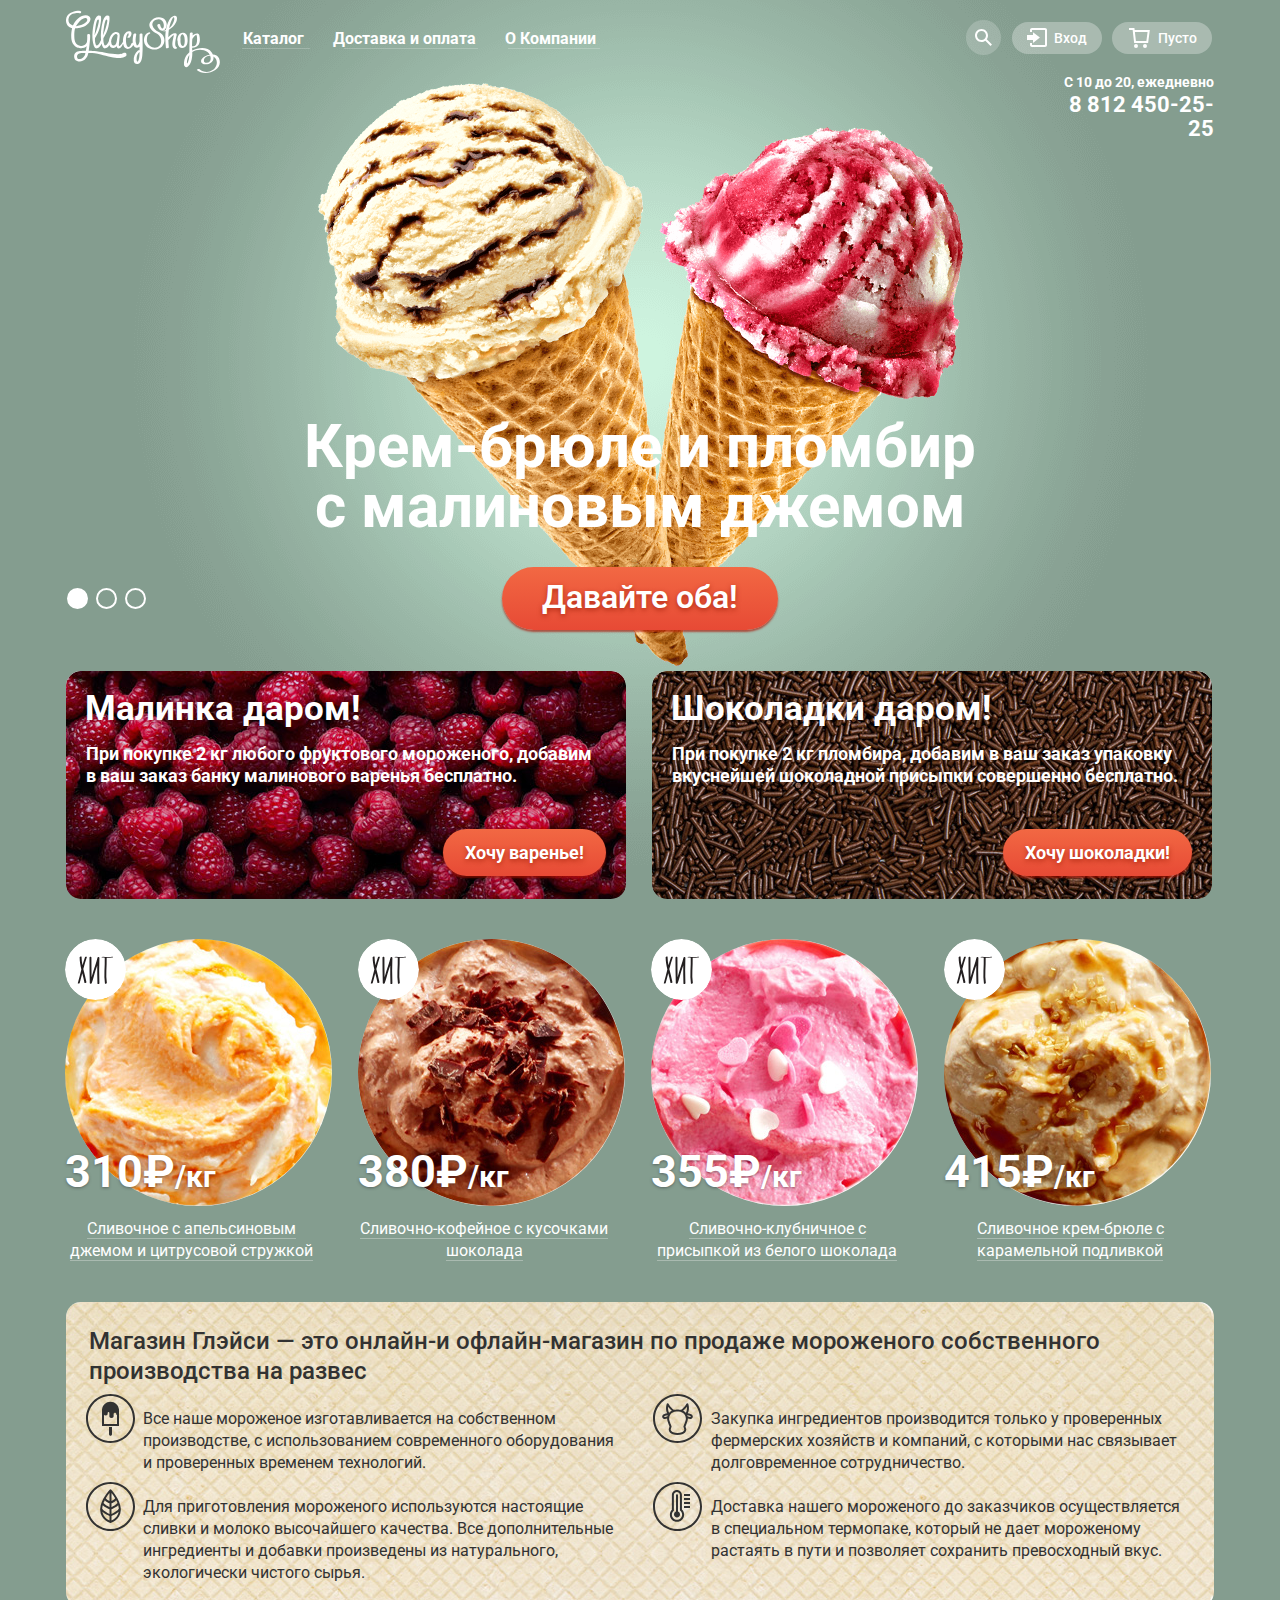
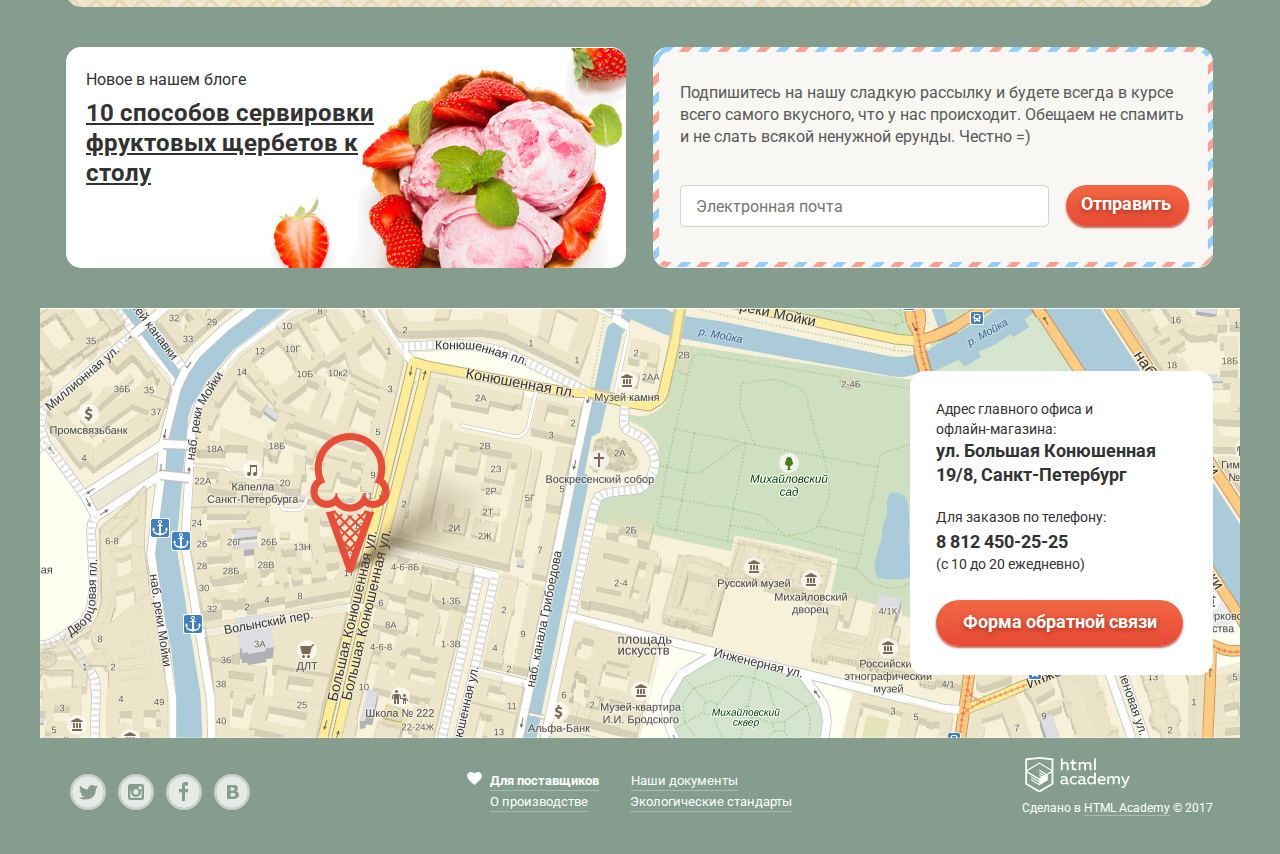
<file: index.html>
<!DOCTYPE html>
<html lang="ru">

<head>
  <meta charset="utf-8">
  <link rel="stylesheet" href="css/normalize.css">
  <link rel="stylesheet" href="css/styles-min.css">
  <link href="https://fonts.googleapis.com/css?family=Roboto:400,500,700&amp;subset=cyrillic" rel="stylesheet">
  <title>Магазин мороженого "Глейси"</title>
</head>

<body>
  <!--Обертка для смены фона !-->
  <input class="visually-hidden" type="radio" id="product-1" name="toggle" checked>
  <input class="visually-hidden" type="radio" id="product-2" name="toggle">
  <input class="visually-hidden" type="radio" id="product-3" name="toggle">
  <div class="site-wrap">
    <div class="site-container">
      <!-- Шапка сайта-->
      <header class="main-header">
        <nav class="site-navigation" aria-label="Навигация по сайту">
          <img src="img/logo.svg" width="154" height="64" alt="Логотип Глейси Шоп" class="main-logo">
          <!--Меню сайта-->
          <ul class="site-menu">
            <li class="calatog-menu main-menu">
              <a href="catalog.html">Каталог</a>
              <div class="sub-menu-wrap">
                <ul class="sub-menu">
                  <!-- Выпадающее меню-->
                  <li><a href="#" class="new-items">Новинки</a></li>
                  <li><a href="catalog.html">Сливочное</a></li>
                  <li><a href="#">Щербеты</a></li>
                  <li><a href="#">Фруктовый лёд</a></li>
                  <li><a href="#">Мелорин</a></li>
                </ul>
              </div>
            </li>
            <li class="main-menu"><a href="delivery.html">Доставка и оплата</a></li>
            <li class="main-menu"><a href="about.html">О Компании</a></li>
          </ul>
          <div class="user-field" aria-label="Блок навигации пользователя">
            <div class="search-wrap">
              <div class="main-search">
                <a href="#"><span class="visually-hidden">Поиск</span></a>
                <div class="search-form">
                  <form action="index.html" method="post">
                    <input type="search" name="search-text" value="" placeholder="Что ищем?">
                    <button type="submit" name="start-search" class="visually-hidden">Поиск</button>
                  </form>
                </div>
              </div>
            </div>
            <div class="log-in-wrap">
              <div class="log-in">
                <a href="#">Вход</a>
                <!-- Всплывающее окно входа-->
                <div class="sing-in-form">
                  <h3 class="visually-hidden">Вход в личный кабинет</h3>
                  <form class="" action="index.html" method="post">
                    <input type="email" name="login-email" value="" placeholder="Электронная почта">
                    <input type="password" name="password" value="" placeholder="Пароль">
                    <button type="submit" name="login-button" class="buttons">Войти</button>
                    <ul class="login-links">
                      <li>
                        <a href="#">Забыли пароль?</a>
                      </li>
                      <li>
                        <a href="#">Новая регистрация</a>
                      </li>
                    </ul>
                  </form>
                </div>
              </div>
            </div>
            <p class="empty-cart" aria-label="Корзина">
              <a href="#">Пусто</a>
            </p>
          </div>
          <p class="schedule" aria-label="Расписание работы магазина">С 10 до 20, ежедневно
            <span class="header-tel">8 812 450-25-25</span>
          </p>
        </nav>
      </header>
      <main class="main-container">
        <h1 class="visually-hidden">Магазин мороженого "Глейси"</h1>
        <!--Слайдер-->
        <section class="slider" aria-label="Слайдер товаров магазина">
          <h2 hidden>Галлерея мороженого</h2>
          <div class="slider-controls">
            <label for="product-1">Первый</label>
            <label for="product-2">Второй</label>
            <label for="product-3">Третий</label>
          </div>
          <ul class="slider-list">
            <li class="slider-item slide" id="slide-1">
              <h3 class="slides-text">Крем-брюле и пломбир с малиновым джемом</h3>
              <a href="catalog.html" class="buttons slider-link">Давайте оба!</a>
            </li>
            <li class="slider-item slide" id="slide-2">
              <h3 class="slides-text">Шоколадный пломбир и лимонный сорбет</h3>
              <a href="catalog.html" class="buttons slider-link">Давайте оба!</a>
            </li>
            <li class="slider-item slide" id="slide-3">
              <h3 class="slides-text">Пломбир с помадкой и клубничный щербет</h3>
              <a href="catalog.html" class="buttons slider-link">Давайте оба!</a>
            </li>
          </ul>
        </section>
        <section class="promo-ad">
          <h2 class="visually-hidden">Промо-акции</h2>
          <ul class="promo-ad-wrapper">
            <li>
              <div class="promo-raspberry">
                <h3>Малинка даром!</h3>
                <p>При покупке 2 кг любого фруктового мороженого, добавим в ваш заказ банку малинового варенья бесплатно.</p>
                <a href="catalog.html" class="buttons">Хочу варенье!</a>
              </div>
            </li>
            <li>
              <div class="promo-chocolate">
                <h3>Шоколадки даром!</h3>
                <p>При покупке 2 кг пломбира, добавим в ваш заказ упаковку вкуснейшей шоколадной присыпки совершенно бесплатно.</p>
                <a href="catalog.html" class="buttons">Хочу шоколадки!</a>
              </div>
            </li>
          </ul>
        </section>
        <!-- Раздел Хиты продаж-->
        <section class="hits-items">
          <h2 class="visually-hidden">Популярные товары</h2>
          <ul class="hits-items-row">
            <li>
              <div class="hits-icecream">
                <img src="img/hit.svg" alt="Хит!" width="61" height="61" class="hit-icon">
                <figure>
                  <img src="img/orange-icecream.jpg" width="267" height="267" alt="Сливочное с апельсиновым джемом и цитрусовой стружкой">
                  <p class="icecream-price">310&#8381;<span class="kilos">/кг</span></p>
                  <figcaption>
                    <a href="catalog.html" class="icecream-link">Сливочное с апельсиновым джемом и цитрусовой стружкой</a>
                  </figcaption>
                </figure>
                <div class="item-card">
                  <button type="button" name="quick-view" class="buttons hidden-btn" hidden>Быстрый просмотр</button>
                </div>
              </div>
            </li>
            <!--Блок шоколадно-кофейного мороженого-->
            <li>
              <div class="hits-icecream">
                <img src="img/hit.svg" alt="Хит!" width="61" height="61" class="hit-icon">
                <figure>
                  <img src="img/coffee-icecream.jpg" width="267" height="267" alt="Сливочно-кофейное с кусочками шоколада">
                  <p class="icecream-price">380&#8381;<span class="kilos">/кг</span></p>
                  <figcaption>
                    <a href="catalog.html" class="icecream-link">Сливочно-кофейное с кусочками шоколада</a>
                  </figcaption>
                </figure>
                <div class="item-card">
                  <button type="button" name="quick-view" class="buttons hidden-btn" hidden>Быстрый просмотр</button>
                </div>
              </div>
            </li>
            <!--Блок клубничного мороженого-->
            <li>
              <div class="hits-icecream">
                <img src="img/hit.svg" alt="Хит!" width="61" height="61" class="hit-icon">
                <figure>
                  <img src="img/strawberry-icecream.jpg" width="267" height="267" alt="Сливочно-клубничное с присыпкой из белого шоколада">
                  <p class="icecream-price">355&#8381;<span class="kilos">/кг</span></p>
                  <figcaption>
                    <a href="catalog.html" class="icecream-link">Сливочно-клубничное с присыпкой из белого шоколада</a>
                  </figcaption>
                </figure>
                <div class="item-card">
                  <button type="button" name="quick-view" class="buttons hidden-btn" hidden>Быстрый просмотр</button>
                </div>
              </div>
            </li>
            <!--Блок карамельного крем-брюле-->
            <li>
              <div class="hits-icecream">
                <img src="img/hit.svg" alt="Хит!" width="61" height="61" class="hit-icon">
                <figure>
                  <img src="img/caramel-icecream.jpg" width="267" height="267" alt="Сливочное крем-брюле с карамельной подливкой">
                  <p class="icecream-price">415&#8381;<span class="kilos">/кг</span></p>
                  <figcaption>
                    <a href="catalog.html" class="icecream-link">Сливочное крем-брюле с карамельной подливкой</a>
                  </figcaption>
                </figure>
                <div class="item-card">
                  <button type="button" name="quick-view" class="buttons hidden-btn" hidden>Быстрый просмотр</button>
                </div>
              </div>
            </li>
          </ul>
        </section>
        <!-- Раздел "О магазине" и его достоинства-->
        <section class="advantages">
          <h2 class="visually-hidden">О магазине</h2>
          <p class="about-us">Магазин Глэйси — это онлайн-и офлайн-магазин по продаже мороженого собственного производства на развес</p>
          <ul class="advantages-items">
            <li class="icecream-icon">Все наше мороженое изготавливается на собственном производстве, с использованием современного оборудования и проверенных временем технологий.</li>
            <li class="cow-icon">Закупка ингредиентов производится только у проверенных фермерских хозяйств и компаний, с которыми нас связывает долговременное сотрудничество.</li>
            <li class="leaf-icon">Для приготовления мороженого используются настоящие сливки и молоко высочайшего качества. Все дополнительные ингредиенты и добавки произведены из натурального, экологически чистого сырья.</li>
            <li class="termo-icon">Доставка нашего мороженого до заказчиков осуществляется в специальном термопаке, который не дает мороженому растаять в пути и позволяет сохранить превосходный вкус.</li>
          </ul>
        </section>
        <!--Элемент "Запись блога"-->
        <article class="blog">
          <h2 class="blog-header">Новое в нашем блоге</h2>
          <a href="#">
            <h3 class="blog-item">10 способов сервировки фруктовых щербетов к столу</h3>
          </a>
        </article>
        <!--Форма рассылки-->
        <section class="mailing">
          <h2 class="visually-hidden">Новостная рассылка</h2>
          <!--Форма подписки на рассылку-->
          <p>Подпишитесь на нашу сладкую рассылку и будете всегда в курсе всего самого вкусного, что у нас происходит. Обещаем не спамить и не слать всякой ненужной ерунды. Честно =)</p>
          <form class="mailing-form" action="index.html" method="post">
            <input type="email" name="custom-email" value="" placeholder="Электронная почта">
            <button type="submit" name="subscribtion" class="buttons">Отправить</button>
          </form>
        </section>
        <section class="contacts">
          <h2 class="visually-hidden">Контакты</h2>
          <div class="main-map">
            <iframe src="https://yandex.ru/map-widget/v1/-/CBRIr0hOOD" width="1200" height="430" aria-label="Карта, адрес магазина ул. Большая Конюшенная 19/8, Санкт-Петербург"></iframe>
            <div class="adress-tel-info">
              <p>Адрес главного офиса и офлайн-магазина:</p>
              <b class="adress">ул. Большая Конюшенная 19/8, Санкт-Петербург</b>
              <p class="order-info">Для заказов по телефону:
                <b class="tel-number">8 812 450-25-25</b>
                (с 10 до 20 ежедневно)</p>
              <a href="#" class="buttons feedback-btn">Форма обратной связи</a>
            </div>
          </div>
        </section>
      </main>
      <footer class="main-footer" aria-label="Подвал сайта">
        <!-- Ссылки на соц. сети-->
        <div class="social-links">
          <h3 class="visually-hidden">Ссылки на социальные сети</h3>
          <ul>
            <li class="social-button-twitter">
              <a href="#"><span class="visually-hidden">Twitter</span></a>
            </li>
            <li class="social-button-instagram">
              <a href="#"><span class="visually-hidden">Instagram</span></a>
            </li>
            <li class="social-button-fb">
              <a href="#"><span class="visually-hidden">Facebook</span></a>
            </li>
            <li class="social-button-vk">
              <a href="#"><span class="visually-hidden">Вконтакте</span></a>
            </li>
          </ul>
        </div>
        <!-- Ссылки на разделы в подвале-->
        <div class="footer-links">
          <ul class="links-list">
            <li class="for-provider">
              <a href="#">
                <b>Для поставщиков</b>
              </a>
            </li>
            <li>
              <a href="#">Наши документы</a>
            </li>
            <li>
              <a href="#">О производстве</a>
            </li>
            <li>
              <a href="#">Экологические стандарты</a>
            </li>
          </ul>
        </div>
        <!-- О правообладателях-->
        <div class="copyright">
          <a href="https://htmlacademy.ru/intensive/htmlcss" class="htmlacademy-logo">
            <img src="img/logo-htmlacademy-small.svg" alt="HTMLACADEMY" width="110" height="35">
          </a>
          <p>Сделано в
            <a href="https://htmlacademy.ru/intensive/htmlcss" class="academy-link">HTML Academy</a> &copy; 2017
          </p>
        </div>
      </footer>
    </div>
    <!-- Форма обратной связи-->
    <div class="feedback">
      <form class="feedback-form" action="index.html" method="post">
        <p><b>Мы обязательно вам ответим!</b></p>
        <input type="text" name="custom-name" value="" placeholder="Как вас зовут?" class="custom-name">
        <input type="email" name="custom-email" value="" placeholder="Ваша почта для ответа?" class="custom-email">
        <textarea name="comments" rows="5" cols="80" placeholder="Напишите что-нибудь..." class="comments"></textarea>
        <button type="submit" name="feedback-send" class="feedback-send">Отправить</button>
        <button type="button" name="close-button" class="close-button"><span class="visually-hidden">Закрыть</span></button>
      </form>
    </div>
  </div>
  <script src="js/script-min.js">
  </script>
</body>

</html>
</file>
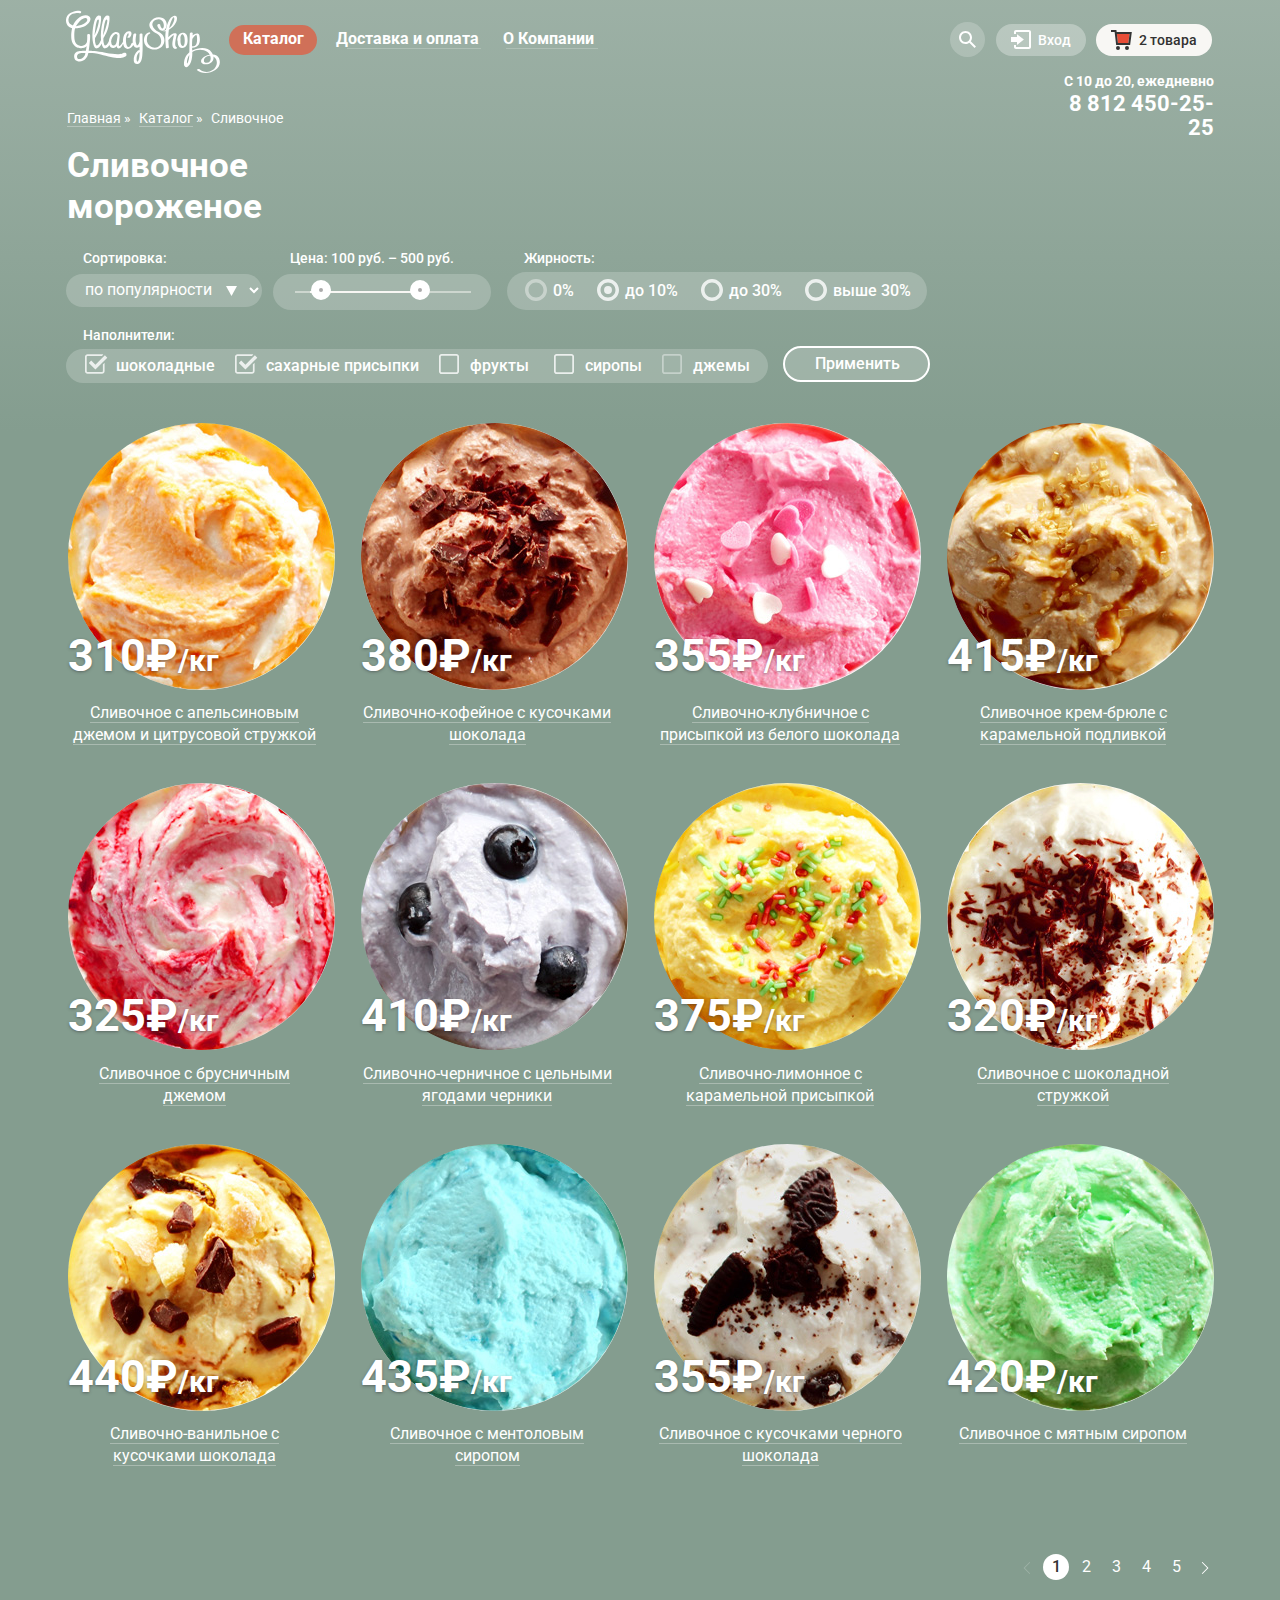
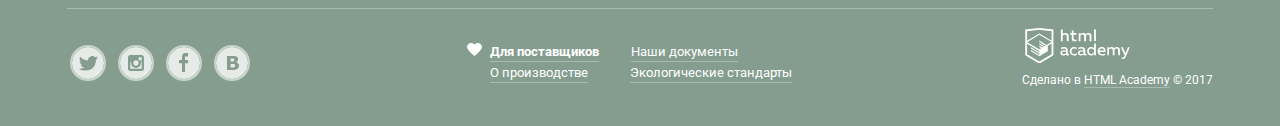
<file: catalog.html>
<!DOCTYPE html>
<html lang="ru" dir="ltr">

<head>
  <meta charset="utf-8">
  <link rel="stylesheet" href="css/normalize.css">
  <link rel="stylesheet" href="css/styles-min.css">
  <link href="https://fonts.googleapis.com/css?family=Roboto:400,500,700&amp;subset=cyrillic" rel="stylesheet">
  <title>Магазин мороженого "Глейси"</title>
</head>

<body>
  <!-- Шапка сайта-->
  <div class="site-container">
    <header class="main-header">
      <nav class="site-navigation catalog-menu" aria-label="Навигация по сайту">
        <a href="index.html"> <img src="img/logo.svg" width="154" height="64" alt="Логотип Глейси Шоп" class="main-logo"></a>
        <!--Меню сайта-->
        <ul class="site-menu">
          <li class="main-menu current-page calatog-menu">
            <a href="catalog.html">Каталог</a>
            <div class="sub-menu-wrap">
              <ul class="sub-menu">
                <!-- Выпадающее меню-->
                <li><a href="#" class="new-items">Новинки</a></li>
                <li class="current-menu-item"><a href="catalog.html">Сливочное</a></li>
                <li><a href="#">Щербеты</a></li>
                <li><a href="#">Фруктовый лёд</a></li>
                <li><a href="#">Мелорин</a></li>
              </ul>
            </div>
          </li>
          <li class="main-menu"><a href="delivery.html">Доставка и оплата</a></li>
          <li class="main-menu"><a href="about.html">О Компании</a></li>
        </ul>
        <div class="user-field" aria-label="Блок пользователя">
          <div class="search-wrap">
            <div class="main-search">
              <a href="#"><span class="visually-hidden">Поиск</span></a>
              <div class="search-form">
                <form action="index.html" method="post">
                  <input type="search" name="search-text" value="" placeholder="Что ищем?">
                  <button type="submit" name="start-search" class="visually-hidden">Поиск</button>
                </form>
              </div>
            </div>
          </div>
          <div class="log-in-wrap">
            <div class="log-in">
              <a href="#">Вход</a>
              <!-- Всплывающее окно входа-->
              <div class="sing-in-form">
                <h3 class="visually-hidden">Вход в личный кабинет</h3>
                <form class="" action="index.html" method="post">
                  <input type="email" name="login-email" value="" placeholder="Электронная почта">
                  <input type="password" name="password" value="" placeholder="Пароль">
                  <button type="submit" name="login-button" class="buttons">Войти</button>
                  <ul class="login-links">
                    <li>
                      <a href="#">Забыли пароль?</a>
                    </li>
                    <li>
                      <a href="#">Новая регистрация</a>
                    </li>
                  </ul>
                </form>
              </div>
            </div>
          </div>
          <div class="cart-wrap">
            <p class="full-cart" aria-label="Корзина">
              <a href="#">2 товара</a>
            </p>
            <!-- Выпадающее меню корзины-->
            <section class="order">
              <h2 class="visually-hidden">Заказ товаров</h2>
              <table class="shopping-list">
                <tr>
                  <td><button type="button" name="del-button" class="del-button"><span class="visually-hidden">Удалить товар</span></button></td>
                  <td><img src="img/orange-icecream.jpg" width="33" height="33" alt="Мороженое с апельсиновым джемом" class="small-item-img"></td>
                  <td><a href="#">Пломбир с апельсиновым джемом</a></td>
                  <td>1,5 кг х <span class="price-per-one">200 руб.</span></td>
                  <td>300 руб.</td>
                </tr>
                <tr>
                  <td><button type="button" name="del-button" class="del-button"> <span class="visually-hidden">Удалить товар</span> </button></td>
                  <td><img src="img/strawberry-icecream.jpg" width="33" height="33" alt="Клубничный пломбир" class="small-item-img"></td>
                  <td><a href="#">Клубничный пломбир с присыпкой из белого шоколада</a></td>
                  <td>1,5 кг х <span class="price-per-one">300 руб.</span></td>
                  <td>450 руб.</td>
                </tr>
                <tr class="total">
                  <td colspan="5"><span class="total-sum">Итого:750 руб.</span></td>
                </tr>
              </table>
              <a href="#" class="buttons">Оформить заказ</a>
            </section>
          </div>
        </div>
        <div class="breadcrumb" aria-label="Навигация по страницам сайта">
          <ul>
            <li><a href="index.html">Главная</a></li>
            <li><a href="#">Каталог</a></li>
            <li>Сливочное</li>
          </ul>
        </div>
        <p class="schedule schedule-inner" aria-label="Расписание работы магазина">С 10 до 20, ежедневно
          <span class="header-tel">8 812 450-25-25</span>
        </p>
      </nav>
    </header>
    <main class="main-container">
      <h1 class="catalog-heading">Сливочное мороженое</h1>
      <!--Блок фильтрации-->
      <section class="filter">
        <h2 class="visually-hidden">Фильтры</h2>
        <form class="catalog-filter" action="index.html" method="get">
          <div class="sorting-wrap">
            <label class="filter-type" for="sorting">Сортировка:</label>
            <div class="sorting-style">
              <select class="sorting" name="sorting" id="sorting">
                <option value="popular">по популярности</option>
                <option value="cheaper">сначала недорогие</option>
                <option value="expensive">сначала дорогие</option>
                <option value="fat-content">по жирности</option>
              </select>
            </div>
          </div>
          <div class="range-wrap">
            <label class="filter-type" for="price-range"> Цена: 100 руб. – 500 руб.</label>
            <input type="range" name="price-range" value="5" min="100" max="500" id="price-range" class="visually-hidden">
            <div class="range-filter">
              <div class="scale">
                <div class="rande-bar"></div>
              </div>
              <div class="range-controls range-control-min"></div>
              <div class="range-controls range-control-max"></div>
            </div>
          </div>
          <div class="fat-filter-wrap">
            <fieldset class="fat-content">
              <legend class="filter-type">Жирность:</legend>
              <ul>
                <li>
                  <input type="radio" name="fat-content" value="0%" id="0%-content" class="visually-hidden radio-btn" disabled>
                  <label for="0%-content">0%</label>
                </li>
                <li>
                  <input type="radio" checked name="fat-content" value="10%" id="10%-content" class="visually-hidden radio-btn">
                  <label for="10%-content">до 10%</label>
                </li>
                <li>
                  <input type="radio" name="fat-content" value="<30%" id="30%-content" class="visually-hidden radio-btn">
                  <label for="30%-content">до 30%</label>
                </li>
                <li>
                  <input type="radio" name="fat-content" value=">30%" id="more-30%-content" class="visually-hidden radio-btn">
                  <label for="more-30%-content">выше 30%</label>
                </li>
              </ul>
            </fieldset>
          </div>
          <div class="flavors-wrap">
            <fieldset class="flavors-type">
              <legend class="filter-type">Наполнители:</legend>
              <ul>
                <li>
                  <input type="checkbox" name="flavors" value="chocolate" id="choco-check" class="visually-hidden checkbox" checked>
                  <label for="choco-check">шоколадные</label>
                </li>
                <li>
                  <input type="checkbox" name="flavors" value="sugar-powder" id="sugar-check" class="visually-hidden checkbox" checked>
                  <label for="sugar-check">сахарные присыпки</label>
                </li>
                <li>
                  <input type="checkbox" name="flavors" value="fruit" id="fruit-check" class="visually-hidden checkbox">
                  <label for="fruit-check">фрукты</label>
                </li>
                <li>
                  <input type="checkbox" name="flavors" value="syrup" id="surup-check" class="visually-hidden checkbox">
                  <label for="surup-check">сиропы</label>
                </li>
                <li>
                  <!--один пункт сделан неактивным для демонстрации наличия состояния неактивности в стилях-->
                  <input type="checkbox" name="flavors" value="jam" id="jam-check" class="visually-hidden checkbox" disabled>
                  <label for="jam-check">джемы</label>
                </li>
              </ul>
            </fieldset>
          </div>
          <button type="submit" name="apply-filter">Применить</button>
        </form>
      </section>
      <!-- Перечень мороженого-->
      <section class="icecream-catalog">
        <h2 class="visually-hidden">Список товаров</h2>
        <!-- Блок одного товара-->
        <ul class="icecream-item-list">
          <li>
            <div class="icecream-item">
              <figure>
                <img src="img/orange-icecream.jpg" width="267" height="267" alt="Сливочное с апельсиновым джемом и цитрусовой стружкой">
                <p class="icecream-price">310&#8381;<span class="kilos">/кг</span></p>
                <figcaption>
                  <a href="catalog.html" class="icecream-link">Сливочное с апельсиновым джемом и цитрусовой стружкой</a>
                </figcaption>
              </figure>
              <div class="item-card">
                <button type="button" name="quick-view" class="buttons hidden-btn" hidden>Быстрый просмотр</button>
              </div>
            </div>
          </li>
          <!-- Блок одного товара-->
          <li>
            <div class="icecream-item">
              <figure>
                <img src="img/coffee-icecream.jpg" width="267" height="267" alt="Сливочно-кофейное с кусочками шоколада">
                <p class="icecream-price">380&#8381;<span class="kilos">/кг</span></p>
                <figcaption>
                  <a href="catalog.html" class="icecream-link">Сливочно-кофейное с кусочками шоколада</a>
                </figcaption>
              </figure>
              <div class="item-card">
                <button type="button" name="quick-view" class="buttons hidden-btn" hidden>Быстрый просмотр</button>
              </div>
            </div>
          </li>
          <!-- Блок одного товара-->
          <li>
            <div class="icecream-item">
              <figure>
                <img src="img/strawberry-icecream.jpg" width="267" height="267" alt="Сливочно-клубничное с присыпкой из белого шоколада">
                <p class="icecream-price">355&#8381;<span class="kilos">/кг</span></p>
                <figcaption>
                  <a href="catalog.html" class="icecream-link">Сливочно-клубничное с присыпкой из белого шоколада</a>
                </figcaption>
              </figure>
              <div class="item-card">
                <button type="button" name="quick-view" class="buttons hidden-btn" hidden>Быстрый просмотр</button>
              </div>
            </div>
          </li>
          <!-- Блок одного товара-->
          <li>
            <div class="icecream-item">
              <figure>
                <img src="img/caramel-icecream.jpg" width="267" height="267" alt="Сливочное крем-брюле с карамельной подливкой">
                <p class="icecream-price">415&#8381;<span class="kilos">/кг</span></p>
                <figcaption>
                  <a href="catalog.html" class="icecream-link">Сливочное крем-брюле с карамельной подливкой</a>
                </figcaption>
              </figure>
              <div class="item-card">
                <button type="button" name="quick-view" class="buttons hidden-btn" hidden>Быстрый просмотр</button>
              </div>
            </div>
          </li>
          <!-- Блок одного товара-->
          <li>
            <div class="icecream-item">
              <figure>
                <img src="img/cowberry-icecream.jpg" width="267" height="267" alt="Сливочное с брусничным джемом">
                <p class="icecream-price">325&#8381;<span class="kilos">/кг</span></p>
                <figcaption>
                  <a href="catalog.html" class="icecream-link">Сливочное с брусничным джемом</a>
                </figcaption>
              </figure>
              <div class="item-card">
                <button type="button" name="quick-view" class="buttons hidden-btn" hidden>Быстрый просмотр</button>
              </div>
            </div>
          </li>
          <!-- Блок одного товара-->
          <li>
            <div class="icecream-item">
              <figure>
                <img src="img/blueberry-icecream.jpg" width="267" height="267" alt="Сливочно-черничное с цельными ягодами черники">
                <p class="icecream-price">410&#8381;<span class="kilos">/кг</span></p>
                <figcaption>
                  <a href="catalog.html" class="icecream-link">Сливочно-черничное с цельными ягодами черники</a>
                </figcaption>
              </figure>
              <div class="item-card">
                <button type="button" name="quick-view" class="buttons hidden-btn" hidden>Быстрый просмотр</button>
              </div>
            </div>
          </li>
          <!-- Блок одного товара-->
          <li>
            <div class="icecream-item">
              <figure>
                <img src="img/limon-icecream.jpg" width="267" height="267" alt="Сливочно-лимонное с карамельной присыпкой">
                <p class="icecream-price">375&#8381;<span class="kilos">/кг</span></p>
                <figcaption>
                  <a href="catalog.html" class="icecream-link">Сливочно-лимонное с карамельной присыпкой</a>
                </figcaption>
              </figure>
              <div class="item-card">
                <button type="button" name="quick-view" class="buttons hidden-btn" hidden>Быстрый просмотр</button>
              </div>
            </div>
          </li>
          <!-- Блок одного товара-->
          <li>
            <div class="icecream-item">
              <figure>
                <img src="img/chocolate-icecream.jpg" width="267" height="267" alt="Сливочное с шоколадной стружкой">
                <p class="icecream-price">320&#8381;<span class="kilos">/кг</span></p>
                <figcaption>
                  <a href="catalog.html" class="icecream-link">Сливочное с шоколадной стружкой</a>
                </figcaption>
              </figure>
              <div class="item-card">
                <button type="button" name="quick-view" class="buttons hidden-btn" hidden>Быстрый просмотр</button>
              </div>
            </div>
          </li>
          <!-- Блок одного товара-->
          <li>
            <div class="icecream-item">
              <figure>
                <img src="img/vanilla-choco-icecream.jpg" width="267" height="267" alt="Сливочно-ванильное с кусочками шоколада">
                <p class="icecream-price">440&#8381;<span class="kilos">/кг</span></p>
                <figcaption>
                  <a href="catalog.html" class="icecream-link">Сливочно-ванильное с кусочками шоколада</a>
                </figcaption>
              </figure>
              <div class="item-card">
                <button type="button" name="quick-view" class="buttons hidden-btn" hidden>Быстрый просмотр</button>
              </div>
            </div>
          </li>
          <!-- Блок одного товара-->
          <li>
            <div class="icecream-item">
              <figure>
                <img src="img/mentol-icecream.jpg" width="267" height="267" alt="Сливочноe с ментоловым сиропом">
                <p class="icecream-price">435&#8381;<span class="kilos">/кг</span></p>
                <figcaption>
                  <a href="catalog.html" class="icecream-link">Сливочноe с ментоловым сиропом</a>
                </figcaption>
              </figure>
              <div class="item-card">
                <button type="button" name="quick-view" class="buttons hidden-btn" hidden>Быстрый просмотр</button>
              </div>
            </div>
          </li>
          <!-- Блок одного товара-->
          <li>
            <div class="icecream-item">
              <figure>
                <img src="img/cholate-chips-icecream.jpg" width="267" height="267" alt="Сливочное с кусочками черного шоколада">
                <p class="icecream-price">355&#8381;<span class="kilos">/кг</span></p>
                <figcaption>
                  <a href="catalog.html" class="icecream-link">Сливочное с кусочками черного шоколада</a>
                </figcaption>
              </figure>
              <div class="item-card">
                <button type="button" name="quick-view" class="buttons hidden-btn" hidden>Быстрый просмотр</button>
              </div>
            </div>
          </li>
          <!-- Блок одного товара-->
          <li>
            <div class="icecream-item">
              <figure>
                <img src="img/mint-icecream.jpg" width="267" height="267" alt="Сливочное с мятным сиропом">
                <p class="icecream-price">420&#8381;<span class="kilos">/кг</span></p>
                <figcaption>
                  <a href="catalog.html" class="icecream-link">Сливочное с мятным сиропом</a>
                </figcaption>
              </figure>
              <div class="item-card">
                <button type="button" name="quick-view" class="buttons hidden-btn" hidden>Быстрый просмотр</button>
              </div>
            </div>
          </li>
        </ul>
      </section>
      <!--Пагинатор-->
      <div class="paginator" aria-label="Навигация по старницам каталога мороженого">
        <ul>
          <li><a class="backward"><span class="visually-hidden">Назад</span></a></li>
          <li class="current-page-number paginator-page">1</li>
          <li><a href="#" class="paginator-page">2</a></li>
          <li><a href="#" class="paginator-page">3</a></li>
          <li><a href="#" class="paginator-page">4</a></li>
          <li><a href="#" class="paginator-page">5</a> </li>
          <li><a href="#" class="next-page"><span class="visually-hidden">Далее</span></a></li>
        </ul>
      </div>
    </main>
    <footer class="main-footer catalog-footer" aria-label="Подвал сайта">
      <!-- Ссылки на соц. сети-->
      <div class="social-links">
        <h3 class="visually-hidden">Ссылки на социальные сети</h3>
        <ul>
          <li class="social-button-twitter">
            <a href="#"><span class="visually-hidden">Twitter</span></a>
          </li>
          <li class="social-button-instagram">
            <a href="#"><span class="visually-hidden">Instagram</span></a>
          </li>
          <li class="social-button-fb">
            <a href="#"><span class="visually-hidden">Facebook</span></a>
          </li>
          <li class="social-button-vk">
            <a href="#"><span class="visually-hidden">Вконтакте</span></a>
          </li>
        </ul>
      </div>
      <!-- Ссылки на разделы в подвале-->
      <div class="footer-links">
        <ul class="links-list">
          <li class="for-provider">
            <a href="#">
              <b>Для поставщиков</b>
            </a>
          </li>
          <li>
            <a href="#">Наши документы</a>
          </li>
          <li>
            <a href="#">О производстве</a>
          </li>
          <li>
            <a href="#">Экологические стандарты</a>
          </li>
        </ul>
      </div>
      <!-- О правообладателях-->
      <div class="copyright">
        <a href="https://htmlacademy.ru/intensive/htmlcss" class="htmlacademy-logo">
          <img src="img/logo-htmlacademy-small.svg" alt="HTMLACADEMY" width="110" height="35">
        </a>
        <p>Сделано в
          <a href="https://htmlacademy.ru/intensive/htmlcss" class="academy-link">HTML Academy</a> &copy; 2017
        </p>
      </div>
    </footer>
  </div>
</body>

</html>
</file>
<file: css/styles-min.css>
@-webkit-keyframes enter{0%{opacity:0}to{opacity:1}}@keyframes enter{0%{opacity:0}to{opacity:1}}@-webkit-keyframes check-value{0%,to{-webkit-transform:scale(1);transform:scale(1)}50%{-webkit-transform:scale(.9);transform:scale(.9)}}@keyframes check-value{0%,to{-webkit-transform:scale(1);transform:scale(1)}50%{-webkit-transform:scale(.9);transform:scale(.9)}}@-webkit-keyframes close{0%{-webkit-transform:scale(1);transform:scale(1);opacity:1}to{-webkit-transform:scale(0);transform:scale(0);opacity:.2}}@keyframes close{0%{-webkit-transform:scale(1);transform:scale(1);opacity:1}to{-webkit-transform:scale(0);transform:scale(0);opacity:.2}}body{font-family:"Roboto","Arial",sans-serif;background:-webkit-gradient(linear,left top,left bottom,from(rgba(255,255,255,.2)),color-stop(19%,rgba(162,181,170,.2)),color-stop(25%,rgba(132,157,143,.25)),color-stop(44%,rgba(132,157,143,.4)));background:-webkit-linear-gradient(top,rgba(255,255,255,.2) 0%,rgba(162,181,170,.2) 19%,rgba(132,157,143,.25) 25%,rgba(132,157,143,.4) 44%);background:-o-linear-gradient(top,rgba(255,255,255,.2) 0%,rgba(162,181,170,.2) 19%,rgba(132,157,143,.25) 25%,rgba(132,157,143,.4) 44%);background:linear-gradient(to bottom,rgba(255,255,255,.2) 0%,rgba(162,181,170,.2) 19%,rgba(132,157,143,.25) 25%,rgba(132,157,143,.4) 44%);background-color:#849d8f}a{text-decoration:none}img{max-width:100%;height:auto}.site-container{width:1200px;margin:0 auto;-webkit-box-sizing:border-box;box-sizing:border-box}.site-navigation{display:-webkit-box;display:-ms-flexbox;display:flex;width:1200px;margin:0 auto;-ms-flex-wrap:wrap;flex-wrap:wrap}.main-logo{margin-left:26px;width:154px;margin-top:10px}.site-menu,.sub-menu{list-style-type:none}.site-menu{display:-webkit-box;display:-ms-flexbox;display:flex;-ms-flex-wrap:wrap;flex-wrap:wrap;max-width:730px;padding:0;margin:25px 0 0 4px}.site-menu a,.site-menu li{display:inline-block;vertical-align:top}.site-menu a{color:#fff;font-size:16px;font-weight:700;line-height:18px;padding:5px 10px 5px 14px;position:relative}.site-menu a::after{display:block;position:absolute;content:"";height:1px;width:80%;background-color:rgba(255,255,255,.2);left:15%}.current-page a::after,.sub-menu a::after{display:none}.site-menu li{padding-left:5px}.site-menu a:not(.sub-menu>a):active{color:#323232;-webkit-box-shadow:inset 0 2px 1px 0 #696969;box-shadow:inset 0 2px 1px 0 #696969;background-color:#ededed;border-radius:30px;padding:5px 10px 5px 15px}.main-menu>a:focus,.main-menu>a:hover{color:#323232;background-color:#f7f6f3;border-radius:30px}.main-menu>a:active{-webkit-box-shadow:inset 0 2px 1px 0 #696969;box-shadow:inset 0 2px 1px 0 #696969;background-color:#ededed}.sub-menu li{padding:0;margin:0;display:block;background-color:#f8f7f4;width:143px}.sub-menu li:focus,.sub-menu li:hover{background-color:#fbded7}.sub-menu li:active{background-color:#f6b5a5}.sub-menu a{color:#323232;font-size:14px;font-weight:400;line-height:16px;border:0;display:inline-block;vertical-align:top;padding-left:20px;padding-top:13px;padding-bottom:15px}.sub-menu .new-items{font-weight:700}.sub-menu li:first-child{border-bottom:1px solid #ebeae7}.sub-menu .current-menu-item{background-color:#d07058}.current-menu-item a{color:#fff}.current-menu-item:hover a,.sorting option{color:#323232}.calatog-menu{position:relative}.sub-menu-wrap{visibility:hidden;position:absolute;left:0;top:28px;z-index:1;padding-top:3px}.calatog-menu:active .sub-menu-wrap,.calatog-menu:focus .sub-menu-wrap,.calatog-menu:hover .sub-menu-wrap{visibility:visible}.sub-menu{overflow:hidden;border-radius:5px;padding-left:0}.current-page{border-radius:30px;position:relative;margin-left:5px}.current-page>a{background-color:#d07058;padding:5px 13px 7px 14px;border-radius:40px;margin-right:5px}.current-page>a:active{-webkit-box-shadow:inset 0 2px 1px 0 #696969;box-shadow:inset 0 2px 1px 0 #696969;background-color:#ededed}.current-page ul{margin-top:5px}.user-field{width:auto;margin-right:28px;-webkit-box-align:center;-ms-flex-align:center;align-items:center;padding:0;margin-top:1px;display:-webkit-box;display:-ms-flexbox;display:flex}.calatog-menu .user-field{margin-right:50px}.user-field>div{display:inline-block;vertical-align:top}.empty-cart a,.log-in a,.schedule{color:#fff;font-size:14px;line-height:16px}.schedule{width:168px;text-align:right;margin-bottom:0;margin-top:0;margin-left:1006px;font-weight:700}.schedule span{color:#fff;display:block;font-size:22px;font-weight:700;line-height:24px;padding-top:3px}.empty-cart a,.log-in a{font-weight:500}.log-in{margin-right:10px}.empty-cart,.log-in{background-color:rgba(255,255,255,.3);border-radius:50px}.empty-cart:active,.empty-cart:focus,.empty-cart:hover,.log-in-wrap:active .log-in,.log-in-wrap:focus .log-in,.log-in-wrap:hover .log-in{background-color:#f8f7f4}.empty-cart a:active,.empty-cart a:hover,.log-in-wrap:active a,.log-in-wrap:focus a,.log-in-wrap:hover a{color:#323232}.main-container{margin:0 auto;display:-webkit-box;display:-ms-flexbox;display:flex;-ms-flex-wrap:wrap;flex-wrap:wrap}.slides-text{color:#fff;font-size:60px;font-weight:700;line-height:60px}.site-wrap{background-color:#7d9d92;background-image:url(../img/icecream-cones-1.png);background-repeat:no-repeat;background-position:top center;-webkit-transition:background-image .5s ease,background-color .5s ease;-o-transition:background-image .5s ease,background-color .5s ease;transition:background-image .5s ease,background-color .5s ease;min-width:1200px}.slider{position:relative;padding-top:276px;text-align:center;margin:0 auto;width:1146px}.slider-list{margin:0;padding:0;list-style:none}.slides-text{width:675px;text-align:center;margin:0 auto}.buttons,.slider-controls label{display:inline-block;vertical-align:top;cursor:pointer}.buttons{font-weight:600;font-size:32px;line-height:41px;text-align:center;color:#fff;text-shadow:0 2px 5px rgba(160,32,11,.76);background:#f26843;background:-webkit-gradient(linear,left top,left bottom,from(#f26843),to(#e74a35));background:-webkit-linear-gradient(top,#f26843 0%,#e74a35 100%);background:-o-linear-gradient(top,#f26843 0%,#e74a35 100%);background:linear-gradient(to bottom,#f26843 0%,#e74a35 100%);-webkit-box-shadow:0 2px 2px rgba(172,16,0,.64);box-shadow:0 2px 2px rgba(172,16,0,.64);padding:10px 40px 12px;border-radius:50px;border:0}.slider .buttons{margin-top:30px}.slider-controls label{width:17px;height:17px;margin-right:8px;background-color:transparent;border:2px solid #fff;border-radius:50%}.slider-controls label:hover{background-color:rgba(248,247,244,.4)}.slider-controls{position:absolute;bottom:63px;left:0;z-index:20;font-size:0;top:447px}.slide{display:none}#product-1:checked~.site-wrap #slide-1,#product-2:checked~.site-wrap #slide-2,#product-3:checked~.site-wrap #slide-3{display:block}#product-1:checked~.site-wrap label[for=product-1],#product-2:checked~.site-wrap label[for=product-2],#product-3:checked~.site-wrap label[for=product-3]{background-color:#fff}#product-1:checked~.site-wrap{background-color:#849d8f;background-image:url(../img/icecream-cones-1.png)}#product-2:checked~.site-wrap{background-color:#8996a6;background-image:url(../img/icecream-cones-2.png)}#product-3:checked~.site-wrap{background-color:#a18f88;background-image:url(../img/icecream-cones-3.png)}.promo-ad{width:1146px;margin-top:31px;margin-left:26px}.promo-ad ul{margin:0;padding:0}.promo-ad-wrapper,.promo-chocolate,.promo-raspberry{display:-webkit-box;display:-ms-flexbox;display:flex;-ms-flex-wrap:wrap;flex-wrap:wrap}.promo-ad-wrapper{list-style:none;width:1146px}.promo-ad-wrapper li{margin-top:10px}.promo-chocolate,.promo-raspberry{color:#fff;font-size:18px;font-weight:700;line-height:22px;border-radius:15px;background-repeat:no-repeat;width:560px}.promo-chocolate .buttons,.promo-raspberry .buttons{margin:10px 20px 23px auto;padding-bottom:11px;padding-top:12px;padding-left:22px}.promo-chocolate p,.promo-raspberry p{margin-left:20px;margin-top:14px;margin-right:25px}.promo-ad .promo-raspberry{background-color:#9c132d;background-image:url(../img/promo-raspberry-background.jpg);margin-right:13px}.promo-ad .promo-chocolate{background-color:#3f261a;background-image:url(../img/promo-chocolate-background.jpg);margin-left:13px}.promo-ad .buttons{color:#fff;font-size:18px;font-weight:700;line-height:24px;background-image:-webkit-gradient(linear,left bottom,left top,from(#e74a35),to(#f26843));background-image:-webkit-linear-gradient(bottom,#e74a35 ,#f26843);background-image:-o-linear-gradient(bottom,#e74a35 ,#f26843);background-image:linear-gradient(to top,#e74a35 ,#f26843);-webkit-box-shadow:0 2px 2px 0 rgba(172,16,0,.64);box-shadow:0 2px 2px 0 rgba(172,16,0,.64);border-radius:40px;text-align:center;padding-left:22px;padding-right:22px;margin-top:24px;margin-bottom:23px}.promo-chocolate h3,.promo-raspberry h3{color:#fff;font-size:35px;line-height:41px;padding-top:17px;padding-left:19px;margin:0}.hits-items{width:1200px;margin-top:35px;margin-bottom:5px}.hits-items-row,.icecream-item-list{padding:0;display:-webkit-box;display:-ms-flexbox;display:flex;-ms-flex-wrap:wrap;flex-wrap:wrap;margin:0 0 0 12px}.icecream-item-list{width:auto;margin:0 0 0 15px}.hits-icecream,.icecream-item{width:267px;padding:5px 13px 15px;border-radius:5px;margin-bottom:17px;position:relative}.icecream-item-list li:nth-child(4n){margin-right:0}.hits-icecream figure,.icecream-item-list figure{margin:0;padding:0;position:relative}.hit-icon{position:absolute;z-index:21}.hits-items ul,.icecream-catalog .icecream-item-list,.main-footer ul{list-style-type:none}.hits-items .icecream-link,.icecream-catalog .icecream-link{color:#fff;font-size:16px;font-weight:400;line-height:22px;border-bottom:solid rgba(255,255,255,.3) 1px}.hits-icecream img,.icecream-item img,.shopping-list .small-item-img{border-radius:100%}.hits-icecream .icecream-price,.icecream-item .icecream-price{color:#fff;text-shadow:0 1px 3px rgba(49,50,53,.5);font-size:45px;font-weight:700;line-height:45px;margin:0;padding:0;position:absolute;top:210px}.icecream-price span{font-size:30px;line-height:45px}.hits-icecream figcaption,.icecream-item figcaption{text-align:center;margin-top:8px;width:252px}.hits-icecream .buttons,.icecream-item .buttons{color:#fff;border:0;font-size:18px;font-family:"Roboto","Arial",sans-serif;font-weight:700;line-height:24px;background-image:-webkit-gradient(linear,left bottom,left top,from(#e74a35),to(#f26843));background-image:-webkit-linear-gradient(bottom,#e74a35 ,#f26843);background-image:-o-linear-gradient(bottom,#e74a35 ,#f26843);background-image:linear-gradient(to top,#e74a35 ,#f26843);border-radius:40px;text-align:center;-webkit-box-shadow:0 2px 2px 0 rgba(172,16,0,.64);box-shadow:0 2px 2px 0 rgba(172,16,0,.64);padding-left:17px;padding-right:17px;margin:17px auto}.hits-icecream:hover .hidden-btn,.hits-icecream:hover .item-card,.icecream-item:hover .hidden-btn,.icecream-item:hover .item-card{display:block;z-index:10}.hits-icecream:hover figure,.icecream-item:hover figure{z-index:11}.breadcrumb a:active,.breadcrumb a:focus,.breadcrumb a:hover,.copyright .academy-link:active,.copyright .academy-link:focus,.copyright .academy-link:hover,.footer-links a:active,.footer-links a:focus,.footer-links a:hover,.hits-icecream a:active,.hits-icecream a:focus,.hits-icecream a:hover,.icecream-item a:active,.icecream-item a:focus,.icecream-item a:hover{color:#ffbc9e;border-bottom:solid #ffbc9e 1px}.login-links a:active,.login-links a:focus,.login-links a:hover{color:#e84d37;border-bottom:solid #e84d37 1px}.advantages{background-color:#ebdfc3;background-image:url(../img/waffle-background.jpg);width:1148px;border-radius:15px;margin-bottom:40px;margin-left:26px;margin-top:3px}.advantages .about-us,.blog h3{color:#323232;font-size:24px;line-height:30px}.advantages .about-us{margin-left:23px;margin-right:110px;margin-bottom:22px;font-weight:500}.advantages-items li,.blog h2{color:#323232;font-size:16px;line-height:22px}.advantages-items li{list-style-type:none;width:476px;padding-left:77px;padding-bottom:22px;margin-right:15px;position:relative}.advantages-items{display:-webkit-box;display:-ms-flexbox;display:flex;-ms-flex-wrap:wrap;flex-wrap:wrap;margin:0;padding:0 0 1px}.icecream-icon::before{content:"";width:49px;height:49px;background-image:url(../img/icecream-icon.svg);position:absolute;left:20px;top:-14px}.cow-icon::before,.leaf-icon::before,.main-map::after,.termo-icon::before{content:"";width:49px;height:49px;background-image:url(../img/cow-icon.svg);position:absolute;left:19px;top:-14px}.leaf-icon::before,.main-map::after,.termo-icon::before{background-image:url(../img/leaf-icon.svg);left:20px}.main-map::after,.termo-icon::before{background-image:url(../img/termometr-icon.svg);left:19px}.blog{background-color:#fff;background-image:url(../img/srawberry-background.jpg);background-position:center;background-repeat:no-repeat;border-radius:15px;width:560px;margin-bottom:40px;margin-left:26px;margin-right:2px}.blog h2{font-weight:400;margin-top:22px;padding-top:0}.blog h3{font-weight:700;text-decoration:underline;padding-top:7px;padding-bottom:80px}.blog-header,.blog-item{margin:26px 0 0;padding-left:20px}.blog-item{padding-bottom:83px;margin:0 250px 0 0}.mailing{background-color:#f8f7f4;color:#5a5a5a;background-image:url(../img/mailing-background.png);background-repeat:no-repeat;font-family:"Roboto","Arial",sans-serif;line-height:22px;width:560px;border-radius:15px;margin-left:25px;margin-bottom:40px}.mailing p{margin:35px 24px 37px 27px}.mailing-form p{margin:0}.mailing-form button,.mailing-form input[type=email]{font-family:"Roboto","Arial",sans-serif;line-height:24px}.mailing-form button{color:#fff;font-weight:700;background-image:-webkit-gradient(linear,left bottom,left top,from(#e74a35),to(#f26843));background-image:-webkit-linear-gradient(bottom,#e74a35 ,#f26843);background-image:-o-linear-gradient(bottom,#e74a35 ,#f26843);background-image:linear-gradient(to top,#e74a35 ,#f26843);-webkit-box-shadow:0 2px 2px 0 rgba(172,16,0,.64);box-shadow:0 2px 2px 0 rgba(172,16,0,.64);text-align:center;padding:7px 18px 10px 15px;border:0;font-size:18px;border-radius:40px}.mailing-form input[type=email]{font-size:16px;width:350px;height:40px;margin-bottom:40px;margin-left:27px;margin-right:13px;padding-left:15px;border:solid 1px #d3d3d2;border-radius:5px;padding-bottom:0;padding-top:0}.contacts{display:-webkit-box;display:-ms-flexbox;display:flex;width:1200px;margin:0 auto}.main-map{width:1200px;min-height:430px;position:relative;background-image:url(../img/map.jpg);background-repeat:no-repeat}.main-map::after{width:180px;height:218px;background-image:url(../img/pin.png);top:125px;left:270px;background-repeat:no-repeat}.adress-tel-info{background-color:#fff;border-radius:15px;width:250px;padding-left:26px;padding-top:28px;position:absolute;top:0;left:0;margin:63px 54px 64px 870px;right:27px;padding-right:27px}.adress-tel-info p{color:#333;line-height:20px;margin-top:0;margin-bottom:0}.adress-tel-info .tel-number{display:block;margin-top:3px}.adress-tel-info p,.order-info{font-size:14px;margin-right:50px}.adress-tel-info .buttons,.adress-tel-info b{color:#333;font-size:18px;line-height:24px}.adress{margin-bottom:20px;display:inline-block;vertical-align:top}.adress-tel-info .buttons{color:#fff;font-weight:700;background-image:-webkit-gradient(linear,left bottom,left top,from(#e74a35),to(#f26843));background-image:-webkit-linear-gradient(bottom,#e74a35 ,#f26843);background-image:-o-linear-gradient(bottom,#e74a35 ,#f26843);background-image:linear-gradient(to top,#e74a35 ,#f26843);border-radius:40px;text-align:center;-webkit-box-shadow:0 2px 2px 0 rgba(172,16,0,.64);box-shadow:0 2px 2px 0 rgba(172,16,0,.64);margin-top:26px;margin-bottom:29px;padding-left:27px;padding-right:26px}.buttons:hover,.feedback .feedback-send:hover,.ing-in-form button:hover,.order .buttons:hover,.sing-in-form button:hover{background-image:-webkit-gradient(linear,left top,left bottom,from(rgba(255,255,255,.2)),to(rgba(255,255,255,.2))),-webkit-gradient(linear,left bottom,left top,from(#e74a35),to(#f26843));background-image:-webkit-linear-gradient(top,rgba(255,255,255,.2),rgba(255,255,255,.2)),-webkit-linear-gradient(bottom,#e74a35 ,#f26843);background-image:-o-linear-gradient(top,rgba(255,255,255,.2),rgba(255,255,255,.2)),-o-linear-gradient(bottom,#e74a35 ,#f26843);background-image:linear-gradient(to bottom,rgba(255,255,255,.2),rgba(255,255,255,.2)),linear-gradient(to top,#e74a35 ,#f26843)}.buttons:focus,.feedback .feedback-send:focus,.order .buttons:focus,.sing-in-form button:focus{background-image:-webkit-gradient(linear,left top,left bottom,from(rgba(255,255,255,.2)),to(rgba(255,255,255,.2))),-webkit-gradient(linear,left bottom,left top,from(#e74a35),to(#f26843));background-image:-webkit-linear-gradient(top,rgba(255,255,255,.2),rgba(255,255,255,.2)),-webkit-linear-gradient(bottom,#e74a35 ,#f26843);background-image:-o-linear-gradient(top,rgba(255,255,255,.2),rgba(255,255,255,.2)),-o-linear-gradient(bottom,#e74a35 ,#f26843);background-image:linear-gradient(to bottom,rgba(255,255,255,.2),rgba(255,255,255,.2)),linear-gradient(to top,#e74a35 ,#f26843)}.buttons:active,.feedback .feedback-send:active,.ing-in-form button:active,.order .buttons:active,.sing-in-form button:active{-webkit-box-shadow:inset 0 2px 2px 0 #942718;box-shadow:inset 0 2px 2px 0 #942718;background-image:-webkit-gradient(linear,left top,left bottom,from(#e74a35),to(#f26843)),-webkit-gradient(linear,left top,left bottom,from(rgba(0,0,0,.07)),to(rgba(0,0,0,.07)));background-image:-webkit-linear-gradient(top,#e74a35 ,#f26843),-webkit-linear-gradient(top,rgba(0,0,0,.07),rgba(0,0,0,.07));background-image:-o-linear-gradient(top,#e74a35 ,#f26843),-o-linear-gradient(top,rgba(0,0,0,.07),rgba(0,0,0,.07));background-image:linear-gradient(to bottom,#e74a35 ,#f26843),linear-gradient(to bottom,rgba(0,0,0,.07),rgba(0,0,0,.07))}.footer-links a{color:#fff;font-size:13px;line-height:18px;font-weight:400;border-bottom:solid rgba(255,255,255,.3) 1px}.social-links li{display:inline-block;vertical-align:top}.footer-links ul,.social-links ul{margin:0;padding:0}.social-links{width:267px;margin-top:28px;margin-bottom:30px}.fat-content label:hover::before,.flavors-type label:hover::before,.social-links a:hover{opacity:1}.social-links a:active,.social-links a:focus{-webkit-box-shadow:0 0 0 2px #fff;box-shadow:0 0 0 2px #fff}.social-button-twitter a{background-image:url(../img/twitter-icon.svg);display:inline-block;vertical-align:top}.social-button-fb a,.social-button-instagram a,.social-button-twitter a{opacity:.8;border-radius:50%;width:32px;height:32px;-webkit-box-shadow:0 0 0 2px rgba(255,255,255,.7);box-shadow:0 0 0 2px rgba(255,255,255,.7);margin-top:5px;margin-left:5px;margin-right:7px}.social-button-instagram a{display:inline-block;vertical-align:top;background-image:url(../img/instagram-icon.svg)}.social-button-fb a{background-image:url(../img/facebook-icon.svg)}.links-list a,.social-button-fb a,.social-button-vk a{display:inline-block;vertical-align:top}.social-button-vk a{background-image:url(../img/vk-icon.svg);opacity:.8;border-radius:50%;width:32px;height:32px;-webkit-box-shadow:0 0 0 2px rgba(255,255,255,.7);box-shadow:0 0 0 2px rgba(255,255,255,.7);margin-left:5px;margin-top:5px;margin-right:7px}.footer-links{width:400px;margin-left:126px;margin-top:27px;margin-bottom:30px;padding-left:30px}.links-list{display:-webkit-box;display:-ms-flexbox;display:flex;-ms-flex-wrap:wrap;flex-wrap:wrap}.links-list a{padding-right:0;margin-right:14px;margin-top:2px}.links-list li{margin-right:0;padding-right:18px}.links-list li:nth-child(3){padding-right:28px}.for-provider{position:relative}.for-provider a::before{content:"";background-repeat:no-repeat;left:-23px;background-image:url(../img/heart-icon.svg);width:15px;height:13px;position:absolute}.copyright{width:auto;margin-left:130px;margin-top:14px;margin-bottom:25px}.copyright p{color:#fff;font-size:12px;line-height:18px;font-weight:400;margin-top:3px;padding-left:2px}.copyright a:not(.htmlacademy-logo){font:inherit;color:inherit;border-bottom:solid rgba(255,255,255,.3) 1px}.copyright img{height:35px}.sing-in-form{display:none;background-color:#f8f7f4;width:276px;height:auto;-webkit-box-shadow:0 20px 20px 0 rgba(0,0,0,.4);box-shadow:0 20px 20px 0 rgba(0,0,0,.4);border-radius:5px;position:absolute;top:60px;right:0;left:1140px;z-index:100}.sing-in-form input{font-size:14px;line-height:24px;font-family:"Roboto","Arial",sans-serif;width:241px;margin-top:20px;margin-left:20px;border:solid #d3d3d2 1px;border-radius:5px;padding-left:15px;padding-top:10px;padding-bottom:8px;-webkit-box-sizing:border-box;box-sizing:border-box;font-weight:700}.feedback-form input,.feedback-form textarea,.mailing-form input,.search-form input{font-weight:700}.feedback-form input::-webkit-input-placeholder,.feedback-form textarea::-webkit-input-placeholder,.mailing-form input::-webkit-input-placeholder,.search-form input::-webkit-input-placeholder,.sing-in-form input::-webkit-input-placeholder{font-weight:400}.feedback-form input:-ms-input-placeholder,.feedback-form input::-ms-input-placeholder,.feedback-form textarea:-ms-input-placeholder,.feedback-form textarea::-ms-input-placeholder,.mailing-form input:-ms-input-placeholder,.mailing-form input::-ms-input-placeholder,.search-form input:-ms-input-placeholder,.search-form input::-ms-input-placeholder,.sing-in-form input:-ms-input-placeholder,.sing-in-form input::-ms-input-placeholder{font-weight:400}.feedback-form input::placeholder,.feedback-form textarea::placeholder,.mailing-form input::placeholder,.search-form input::placeholder,.sing-in-form input::placeholder{font-weight:400}.sing-in-form .buttons{color:#fff;border:0;font-size:18px;font-family:"Roboto","Arial",sans-serif;font-weight:700;line-height:24px;background-image:-webkit-gradient(linear,left bottom,left top,from(#e74a35),to(#f26843));background-image:-webkit-linear-gradient(bottom,#e74a35 ,#f26843);background-image:-o-linear-gradient(bottom,#e74a35 ,#f26843);background-image:linear-gradient(to top,#e74a35 ,#f26843);border-radius:40px;text-align:center;-webkit-box-shadow:0 2px 2px 0 rgba(172,16,0,.64);box-shadow:0 2px 2px 0 rgba(172,16,0,.64);display:inline-block;vertical-align:top;padding:10px 25px 10px 24px;margin-top:20px;margin-left:20px}.search-wrap:active a,.search-wrap:focus a,.search-wrap:hover a{background-image:url(../img/loupe-active.svg);background-color:#f8f7f4}.log-in>a,.sing-in-form .login-links{display:inline-block;vertical-align:top}.log-in>a{padding:8px 15px 8px 42px;position:relative}.log-in>a::before{content:"";width:23px;height:23px;position:absolute;background-image:url(../img/enter-icon.svg);background-repeat:no-repeat;left:15px;top:6px}.sing-in-form .login-links{list-style-type:none;padding-left:20px}.login-links a{color:#323232;font-size:13px;line-height:24px;font-weight:400;border-bottom:solid #323232 1px}.log-in-wrap,.search-wrap{padding-bottom:10px;margin-bottom:-10px}.log-in-wrap:hover .sing-in-form{display:block}.search-wrap{margin-right:8px}.search-form{display:none;background-color:#f8f7f4;width:344px;height:84px;-webkit-box-shadow:0 20px 20px 0 rgba(0,0,0,.4);box-shadow:0 20px 20px 0 rgba(0,0,0,.4);border-radius:5px;font-weight:700;position:absolute;top:58px;left:972px}.search-wrap:active .search-form,.search-wrap:focus .search-form,.search-wrap:hover .search-form{display:block;z-index:100}.feedback input,.feedback textarea,.search-form input{line-height:24px;border:solid #d3d3d2 1px;border-radius:3px;padding-left:15px;padding-top:10px;padding-bottom:10px;-webkit-box-sizing:border-box;box-sizing:border-box}.feedback-form,.search-form input{font-family:"Roboto","Arial",sans-serif}.search-form input{margin:20px 20px 20px 19px;font-size:14px;width:310px}.feedback{display:none;position:fixed;top:25%;left:715px;z-index:30}.feedback-form{background-color:#f8f7f4;font-weight:700;width:478px;border-radius:10px;position:relative}.close-button{border:0;background:0 0;width:30px;height:30px;background-image:url(../img/cross-big.svg);background-repeat:no-repeat;position:absolute;cursor:pointer;top:17px;right:0;left:445px}.feedback p{color:#323232;line-height:28px;font-size:24px;padding-top:15px;margin-top:20px;padding-left:24px;margin-bottom:0}.feedback input,.feedback textarea{font-size:16px}.feedback input{font-family:"Roboto","Arial",sans-serif;margin-top:20px;margin-left:23px;margin-right:20px;width:267px}.feedback textarea{width:427px;height:157px;margin:20px 20px 25px 19px}.feedback .feedback-send{display:inline-block;vertical-align:top;color:#fff;border:0;font-size:18px;font-weight:700;line-height:24px;background-image:-webkit-gradient(linear,left bottom,left top,from(#e74a35),to(#f26843));background-image:-webkit-linear-gradient(bottom,#e74a35 ,#f26843);background-image:-o-linear-gradient(bottom,#e74a35 ,#f26843);background-image:linear-gradient(to top,#e74a35 ,#f26843);border-radius:40px;text-align:center;-webkit-box-shadow:0 2px 2px 0 rgba(172,16,0,.64);box-shadow:0 2px 2px 0 rgba(172,16,0,.64);padding:10px 25px 10px 24px;margin-left:315px;margin-bottom:24px}.catalog-menu li{padding-left:0}.site-navigation .full-cart{background-color:#f8f7f4;border-radius:50px;font-weight:500}.breadcrumb{-ms-flex-item-align:center;-ms-grid-row-align:center;align-self:center;width:224px;margin-right:710px;padding-left:27px;margin-top:18px}.schedule-inner{margin-left:auto;margin-right:26px;margin-top:-5px}.breadcrumb ul{list-style:none;color:#fff;font-size:14px;line-height:16px;font-weight:400;margin:0;padding:0}.breadcrumb li{display:inline-block;vertical-align:top;padding-right:5px}.breadcrumb li:not(:last-child)::after{content:" »"}.breadcrumb a{font:inherit;color:inherit;border-bottom:solid rgba(255,255,255,.3) 1px}.main-container h1{color:#fff;font-size:35px;line-height:41px;font-weight:700;width:384px;margin:5px 762px 0 27px}.filter{margin:23px 267px 25px 26px;width:933px}.catalog-filter{display:-webkit-box;display:-ms-flexbox;display:flex;-ms-flex-wrap:wrap;flex-wrap:wrap;width:auto}.filter fieldset{border:0;padding-left:0;margin-left:0}.catalog-filter ul,.full-cart p{margin:0;padding:0}.sorting-wrap{width:193px;display:inline-block;vertical-align:top;margin-right:14px;position:relative}.range-wrap{width:218px;margin-right:16px}.fat-filter-wrap,.range-wrap{display:inline-block;vertical-align:top}.flavors-wrap{width:704px;margin-top:5px}.sorting::-ms-expand{display:none}.sorting{background-color:rgba(248,247,244,.2);border:0;color:#fff;margin-top:5px;-webkit-appearance:listbox;-moz-appearance:listbox;appearance:listbox;padding:5px 17px 7px 15px}.sorting-style{position:relative}.sorting-style::after{content:"";position:absolute;width:11px;height:11px;background-image:url(../img/icon-down-dir.svg);background-repeat:no-repeat;top:17px;left:160px}.sorting-style:hover::after{background-image:url(../img/icon-down-dir-active.svg)}.catalog-filter .filter-type,.catalog-filter li{color:#fff;font-weight:500;display:inline-block;vertical-align:top}.catalog-filter .filter-type{margin-left:17px;font-size:14px;line-height:16px}.catalog-filter li{list-style-type:none;font-size:16px;line-height:18px}.fat-content ul,.filter .sorting,.filter input[type=range],.flavors-type ul{background-color:rgba(255,255,255,.2);border-radius:40px}.fat-content li:focus,.fat-content li:hover,.filter .sorting:focus,.filter .sorting:hover,.filter input[type=range]:focus,.filter input[type=range]:hover,.flavors-type li:focus,.flavors-type li:hover{color:#323232}.catalog-filter button,.range-filter{background-color:rgba(255,255,255,.2);border-radius:40px}.catalog-filter button{font-family:"Roboto","Arial",sans-serif;font-size:16px;line-height:18px;color:#fff;font-weight:500;border:2px solid #fff;-ms-flex-item-align:center;-ms-grid-row-align:center;align-self:center;display:inline-block;vertical-align:top;margin-left:13px;padding:7px 28px 7px 30px;margin-top:16px}.catalog-filter button:hover{color:#323232;background-color:#fff}.catalog-filter button:active{color:#323232;-webkit-box-shadow:inset 0 2px 1px 0 #696969;box-shadow:inset 0 2px 1px 0 #696969;background-color:#ededed}.range-filter{position:relative;padding-top:17px;padding-bottom:17px;padding-left:22px;margin-top:5px}.scale{height:2px;background-color:rgba(248,247,244,.5);width:176px}.rande-bar{height:2px;background-color:#f8f7f4;width:63%;margin-left:15px}.range-controls{width:4px;height:4px;background:#ababab;border:8px solid #fff;border-radius:50%;cursor:pointer;position:absolute}.range-control-min{left:38px;top:6px}.range-control-max{left:63%;top:6px}.fat-content label{margin-right:0;position:relative}.flavors-type label{padding-left:30px;position:relative}.fat-content label{padding-left:20px}.fat-content label::before{content:"";width:22px;height:22px;position:absolute;background-image:url(../img/radio-off.svg);opacity:.8;left:-8px;top:-2px;background-repeat:no-repeat}.visually-hidden[disabled]+label::before{opacity:.4}.fat-content input[type=radio]:checked+label::before{background-image:url(../img/radio-on.svg)}.fat-content ul{display:-webkit-box;display:-ms-flexbox;display:flex;width:410px;-ms-flex-pack:distribute;justify-content:space-around;padding-left:10px;padding-top:10px;padding-bottom:10px}.flavors-type{padding-left:0;margin-left:0;margin-top:2px;padding-right:0}.flavors-type label::before{content:"";width:25px;height:25px;position:absolute;background-image:url(../img/checkbox-off.svg);opacity:.8;left:-1px;top:-2px;background-repeat:no-repeat}.flavors-type input[type=checkbox]:checked+label::before{background-image:url(../img/checkbox-on.svg)}.flavors-type ul{padding-bottom:8px;padding-top:8px;padding-left:20px}.flavors-type li:nth-child(4){margin-left:5px}.flavors-type label:not([for=jam-check]){margin-right:17px}.icecream-catalog{width:1200px;margin-bottom:55px}.paginator{margin-left:auto;margin-right:19px}.paginator ul{margin:0;padding:0 0 0 30px}.paginator li{list-style-type:none;display:inline-block;vertical-align:top}.paginator li:last-of-type{height:12px;width:12px;padding:8px}.paginator li:first-of-type:focus,.paginator li:first-of-type:hover,.paginator li:last-of-type:focus,.paginator li:last-of-type:hover{background-color:rgba(255,255,255,.5);border-radius:50%}.paginator li:last-of-type:active{background-color:#fff;border-radius:50%}.paginator li:first-of-type{height:12px;width:12px;padding:8px}.paginator-page{color:#fff;font-size:16px;line-height:18px;display:inline-block;vertical-align:top;margin-bottom:28px;text-align:center;width:18px;padding:4px}.paginator-page:focus,.paginator-page:hover{background-color:rgba(255,255,255,.5);border-radius:50%}.paginator .current-page-number,.paginator-page:active{color:#323232;background-color:#fff;border-radius:50%}.paginator .current-page-number{font-weight:500;border-radius:100%;text-align:center;padding:4px}.backward{opacity:.2;margin-bottom:0;-webkit-transform:rotate(180deg);-ms-transform:rotate(180deg);transform:rotate(180deg)}.backward,.next-page{display:inline-block;vertical-align:top;width:12px;height:12px;background-image:url(../img/icon-right-small.svg);background-repeat:no-repeat}.order{display:none;color:#323232;font-size:13px;line-height:16px;background-color:#f8f7f5;border-radius:5px;padding-top:15px;padding-left:16px;position:absolute;top:60px;left:983px;z-index:100}.order td{padding:0}.order a{color:inherit;display:inline-block;vertical-align:top;margin-bottom:5px;padding-bottom:10px}.small-item-img{margin-bottom:10px;margin-right:10px}.order td:nth-child(3){width:225px;padding-top:10px}.order td:nth-child(4),.order td:nth-child(5){padding-left:14px;vertical-align:top;padding-top:8px}.order td:nth-child(5){padding-left:30px}.total td{border-top:1px solid #cacac7;text-align:end;padding-top:17px}.total-sum{font-size:15px;font-weight:700;line-height:18px}.shopping-list .price-per-one{color:#bcbcba}.order .buttons,.shopping-list{margin-bottom:15px}.del-button{border:0;background:0 0;width:11px;height:11px;background-image:url(../img/del-icon.svg);background-repeat:no-repeat;margin-right:10px;cursor:pointer;margin-bottom:20px}.order .buttons{color:#fff;font-size:18px;font-family:"Roboto","Arial",sans-serif;font-weight:700;line-height:24px;background-image:-webkit-gradient(linear,left bottom,left top,from(#e74a35),to(#f26843));background-image:-webkit-linear-gradient(bottom,#e74a35,#f26843);background-image:-o-linear-gradient(bottom,#e74a35,#f26843);background-image:linear-gradient(to top,#e74a35,#f26843);border-radius:40px;text-align:center;-webkit-box-shadow:0 2px 2px 0 rgba(172,16,0,.64);box-shadow:0 2px 2px 0 rgba(172,16,0,.64);padding-right:15px;padding-left:15px;padding-top:10px;margin-right:10px;margin-left:340px}.cart-wrap:hover .order,.del-button{display:block}.blog h3:active,.blog h3:focus,.blog h3:hover{color:#e84d37}.feedback-form input:hover,.mailing-form input:hover,.search-form input:hover,.sing-in-form input:hover{-webkit-box-shadow:0 0 0 1px #c7c6c5;box-shadow:0 0 0 1px #c7c6c5}.feedback-form input:active,.feedback-form input:focus,.mailing-form input:active,.mailing-form input:focus,.search-form input:active,.search-form input:focus,.sing-in-form input:active,.sing-in-form input:focus{-webkit-box-shadow:0 0 0 2px #8fbdec;box-shadow:0 0 0 2px #8fbdec}.main-search a,.sorting:hover{background-color:rgba(255,255,255,.2)}.sorting:hover{color:#323232}.visually-hidden{position:absolute;width:1px;height:1px;margin:-1px;border:0;padding:0;white-space:nowrap;-webkit-clip-path:inset(100%);clip-path:inset(100%);clip:rect(0 0 0 0);overflow:hidden}.main-footer{display:-webkit-box;display:-ms-flexbox;display:flex;width:1146px;margin:0 auto}.catalog-footer{border-top:solid 1px rgba(255,255,255,.3);padding-top:5px}.main-search{margin-right:3px}.main-search a{display:inline-block;vertical-align:top;width:35px;height:35px;background-image:url(../img/loupe.svg);background-repeat:no-repeat;border-radius:50%;background-position:center}.log-in-wrap:active a::before,.log-in-wrap:focus a::before,.log-in-wrap:hover a::before{background-image:url(../img/enter-icon-active.svg)}.empty-cart a,.full-cart a{position:relative;padding:8px 15px 8px 46px;display:inline-block;vertical-align:top}.empty-cart a::before{content:"";width:23px;height:23px;position:absolute;background-image:url(../img/cart-icon.svg);background-repeat:no-repeat;left:17px;top:6px}.empty-cart a:hover::before,.full-cart a::before{background-image:url(../img/full-cart-icon.svg)}.user-field{margin-left:auto;-ms-flex-item-align:center;-ms-grid-row-align:center;align-self:center}.full-cart a{color:#323232;line-height:16px;font-size:14px;padding:8px 15px 8px 43px}.full-cart a::before{content:"";width:23px;height:23px;position:absolute;background-repeat:no-repeat;left:15px;top:6px}.item-card{position:absolute;width:294px;padding-top:337px;left:0;top:0;-webkit-box-shadow:0 20px 20px 0 rgba(0,0,0,.4);box-shadow:0 20px 20px 0 rgba(0,0,0,.4);background-color:rgba(248,247,244,.2);border-radius:5px;display:none}.item-card .hidden-btn{display:none;margin-top:0;margin-left:48px;margin-bottom:20px}.modal-show{display:block;-webkit-animation:enter 1s;animation:enter 1s}.modal-check{-webkit-animation:check-value 1s;animation:check-value 1s}.modal-close{-webkit-animation:close 1.5s;animation:close 1.5s}.main-map iframe{border:0}.checkbox:focus+label,.radio-btn:focus+label{color:#323232}
</file>
